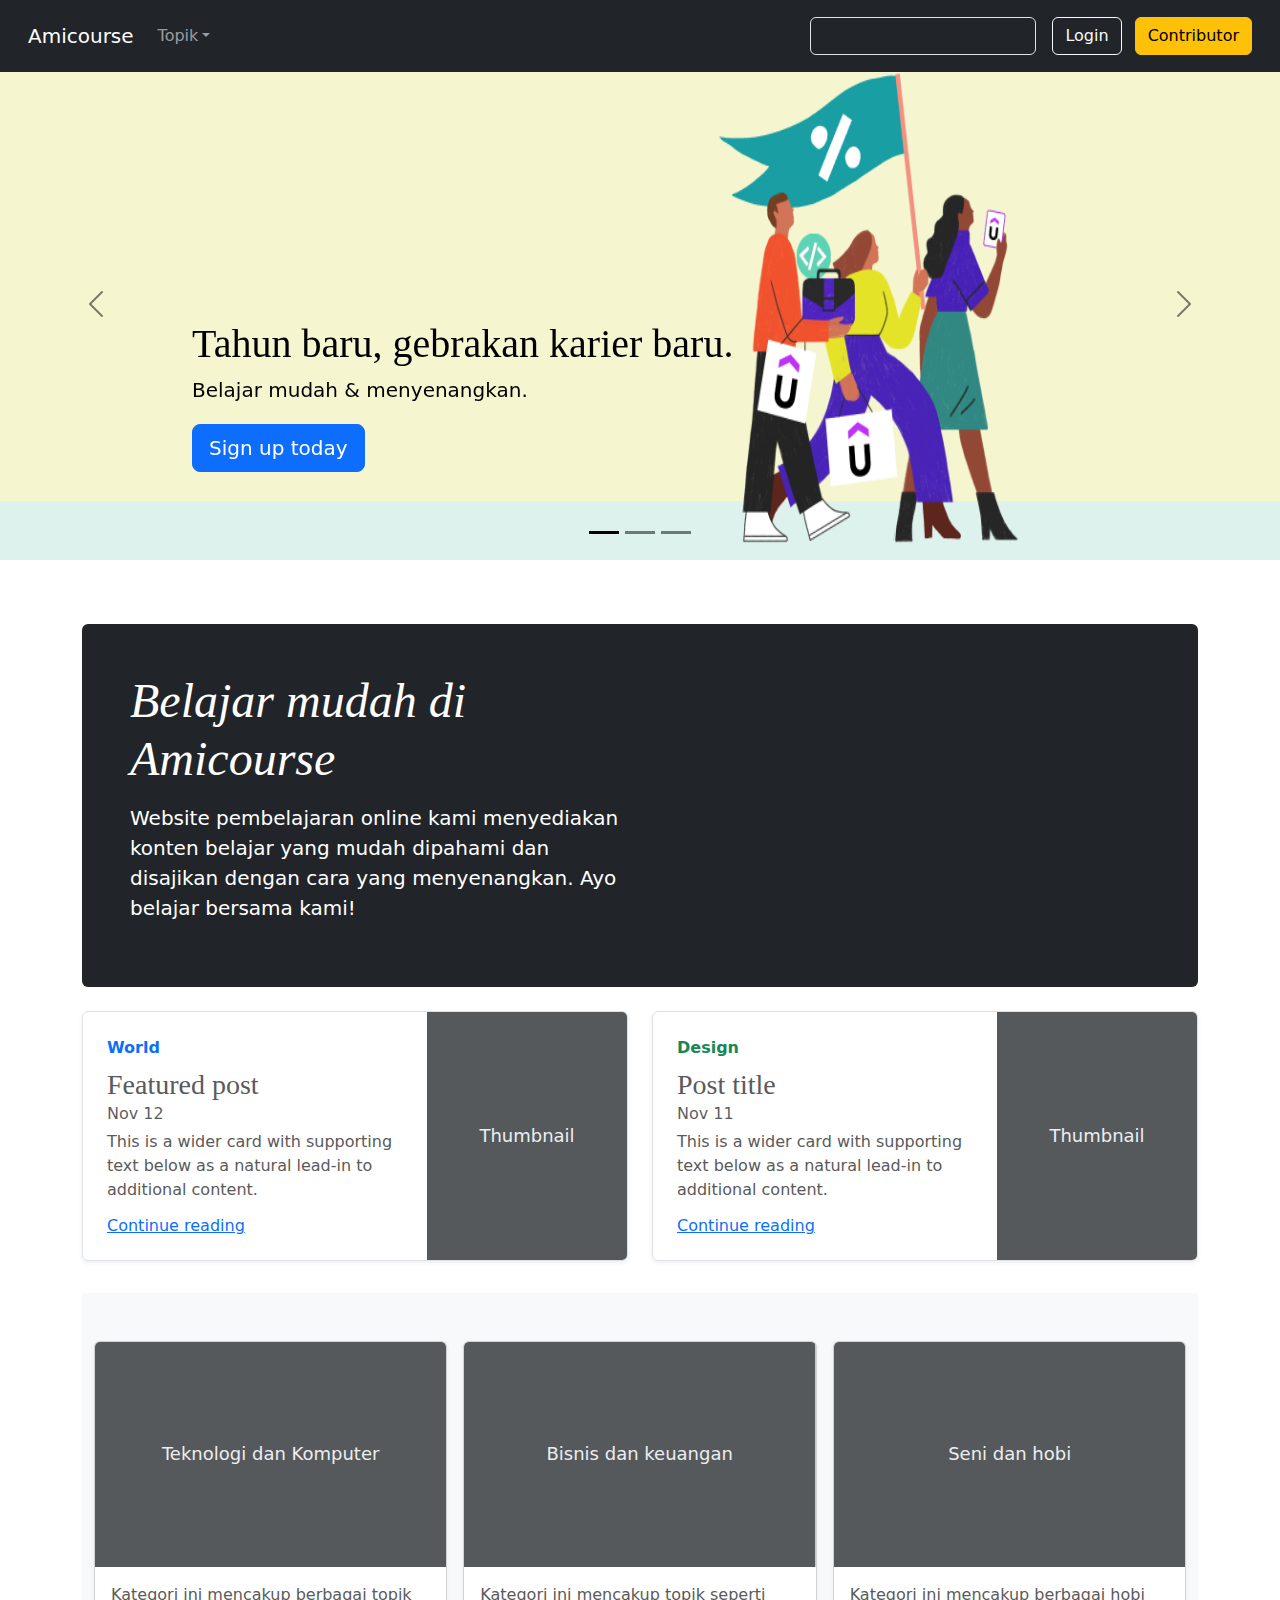
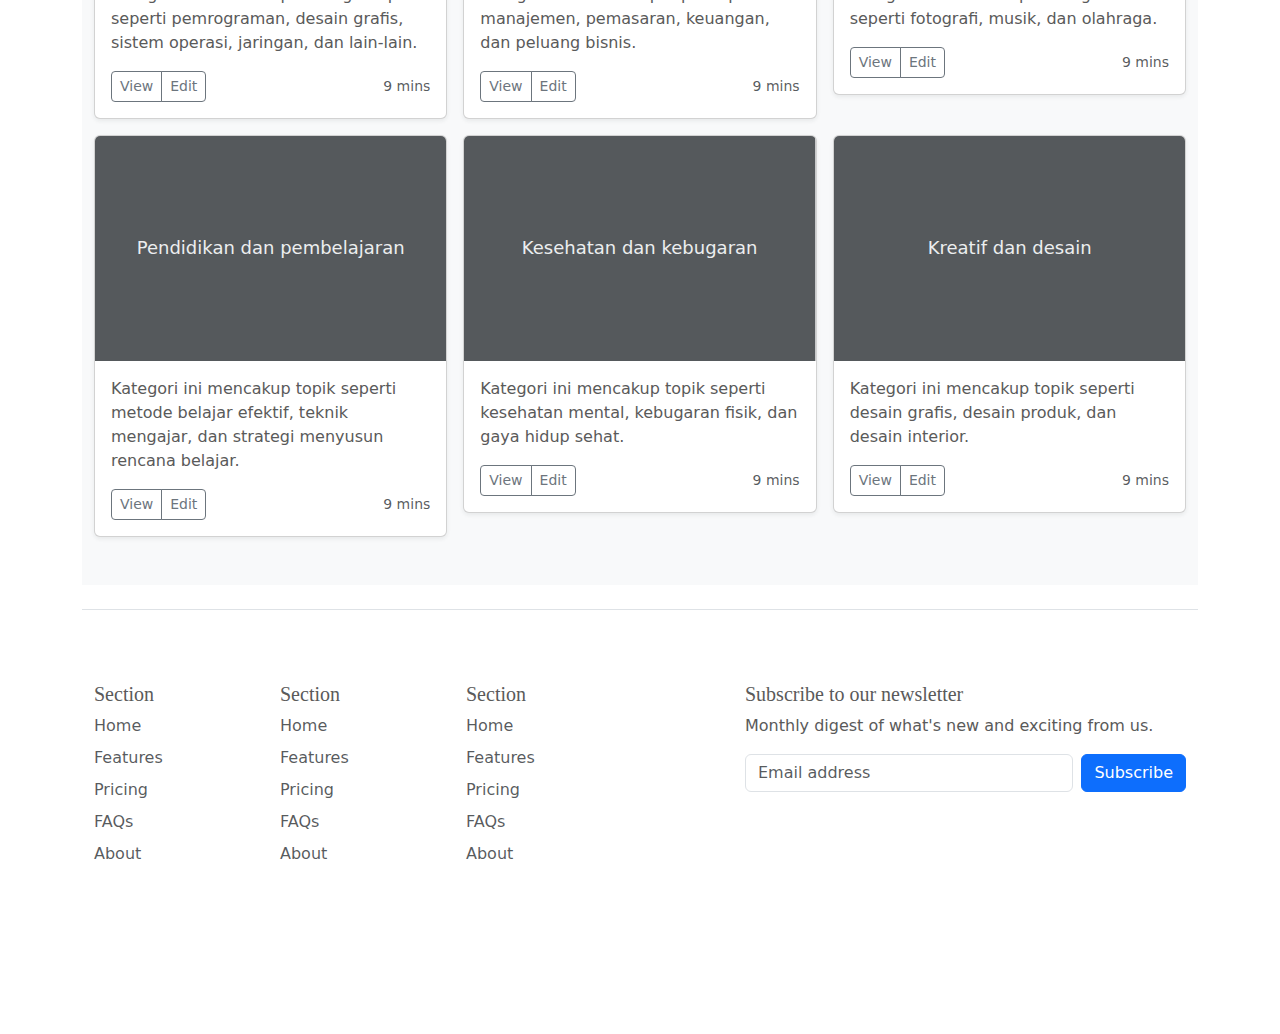
<file: index.html>
<!doctype html>
<html lang="en">

<head>
  <meta charset="utf-8">
  <meta name="viewport" content="width=device-width, initial-scale=1">
  <meta name="description" content="">
  <meta name="author" content="Mark Otto, Jacob Thornton, and Bootstrap contributors">
  <meta name="generator" content="Hugo 0.108.0">
  <title>Carousel Template · Bootstrap v5.3</title>

  <link rel="canonical" href="https://getbootstrap.com/docs/5.3/examples/carousel/">
  <link href="./assets/dist/css/bootstrap.min.css" rel="stylesheet">

  <!-- Custom styles for this template -->
  <link href="./css/carousel.css" rel="stylesheet">
  <link rel="stylesheet" href="./css/blog.css">
  <link rel="stylesheet" href="./css/thumbnail.css">
</head>

<body>
  <header>
    <nav class="navbar navbar-expand-md navbar-dark fixed-top p-3 text-bg-dark">
      <div class="container-fluid">
        <a class="navbar-brand" href="#">Amicourse</a>
        <button class="navbar-toggler" type="button" data-bs-toggle="collapse" data-bs-target="#navbarCollapse"
          aria-controls="navbarCollapse" aria-expanded="false" aria-label="Toggle navigation">
          <span class="navbar-toggler-icon"></span>
        </button>
        <div class="collapse navbar-collapse" id="navbarCollapse">
          <ul class="navbar-nav me-auto mb-2 mb-md-0">
            <li class="nav-item dropdown">
              <a class="nav-link dropdown-toggle" href="#" data-bs-toggle="dropdown" aria-expanded="false">Topik</a>
              <ul class="dropdown-menu">
                <li><a class="dropdown-item" href="#">Teknologi dan komputer</a></li>
                <li><a class="dropdown-item" href="#">Bisnis dan keuangan</a></li>
                <li><a class="dropdown-item" href="#">Seni dan hobi</a></li>
                <li><a class="dropdown-item" href="#">Pendidikan dan pembelajaran</a></li>
                <li><a class="dropdown-item" href="#">Kesehatan dan kebugaran</a></li>
                <li><a class="dropdown-item" href="#">Kreatif dan desain</a></li>
              </ul>
            </li>
          </ul>

          <form class="col-12 col-lg-auto mb-3 mb-lg-0 me-lg-3" role="search">
            <input type="search" class="form-control form-control-dark text-bg-dark" placeholder="Search..."
              aria-label="Search">
          </form>

          <div class="text-end">
            <a href="./login.html"><button type="button" class="btn btn-outline-light me-2">Login</button></a>
            <a href="./reg.html"><button type="button" class="btn btn-warning">Contributor</button></a>
          </div>
        </div>
      </div>
    </nav>
  </header>

  <main>

    <div id="myCarousel" class="carousel carousel-dark slide" data-bs-ride="carousel">
      <div class="carousel-indicators">
        <button type="button" data-bs-target="#myCarousel" data-bs-slide-to="0" class="active" aria-current="true"
          aria-label="Slide 1"></button>
        <button type="button" data-bs-target="#myCarousel" data-bs-slide-to="1" aria-label="Slide 2"></button>
        <button type="button" data-bs-target="#myCarousel" data-bs-slide-to="2" aria-label="Slide 3"></button>
      </div>
      <div class="carousel-inner">
        <div class="carousel-item active">
          <img src="./images/d980ab9d-5941-4f12-a617-8a03b4f1721d.png" class="bd-placeholder-img" width="100%"
            height="100%" xmlns="http://www.w3.org/2000/svg" aria-hidden="true" preserveAspectRatio="xMidYMid slice"
            focusable="false">
          <rect width="100%" height="100%" fill="#777" /></svg>
          <div class="container">
            <div class="carousel-caption text-start">
              <h1>Tahun baru, gebrakan karier baru.</h1>
              <p>Belajar mudah & menyenangkan.</p>
              <p><a class="btn btn-lg btn-primary" href="#">Sign up today</a></p>
            </div>
          </div>
        </div>
        <div class="carousel-item">
          <svg class="bd-placeholder-img" width="100%" height="100%" xmlns="http://www.w3.org/2000/svg"
            aria-hidden="true" preserveAspectRatio="xMidYMid slice" focusable="false">
            <rect width="100%" height="100%" fill="#777" />
          </svg>
          <div class="container">
            <div class="carousel-caption">
              <h1>Another example headline.</h1>
              <p>Some representative placeholder content for the second slide of the carousel.</p>
              <p><a class="btn btn-lg btn-primary" href="#">Learn more</a></p>
            </div>
          </div>
        </div>
        <div class="carousel-item">
          <svg class="bd-placeholder-img" width="100%" height="100%" xmlns="http://www.w3.org/2000/svg"
            aria-hidden="true" preserveAspectRatio="xMidYMid slice" focusable="false">
            <rect width="100%" height="100%" fill="#777" />
          </svg>
          <div class="container">
            <div class="carousel-caption text-end">
              <h1>One more for good measure.</h1>
              <p>Some representative placeholder content for the third slide of this carousel.</p>
              <p><a class="btn btn-lg btn-primary" href="#">Browse gallery</a></p>
            </div>
          </div>
        </div>
      </div>
      <button class="carousel-control-prev" type="button" data-bs-target="#myCarousel" data-bs-slide="prev">
        <span class="carousel-control-prev-icon" aria-hidden="true"></span>
        <span class="visually-hidden">Previous</span>
      </button>
      <button class="carousel-control-next" type="button" data-bs-target="#myCarousel" data-bs-slide="next">
        <span class="carousel-control-next-icon" aria-hidden="true"></span>
        <span class="visually-hidden">Next</span>
      </button>
    </div>


    <!-- Marketing messaging and featurettes
  ================================================== -->
    <!-- Wrap the rest of the page in another container to center all the content. -->
    <main class="container">
      <div class="p-4 p-md-5 mb-4 rounded text-bg-dark">
        <div class="col-md-6 px-0">
          <h1 class="display-4 fst-italic">Belajar mudah di Amicourse</h1>
          <p class="lead my-3">Website pembelajaran online kami menyediakan konten belajar yang mudah dipahami dan
            disajikan dengan cara yang menyenangkan. Ayo belajar bersama kami!</p>
        </div>
      </div>

      <div class="row mb-2">
        <div class="col-md-6">
          <div class="row g-0 border rounded overflow-hidden flex-md-row mb-4 shadow-sm h-md-250 position-relative">
            <div class="col p-4 d-flex flex-column position-static">
              <strong class="d-inline-block mb-2 text-primary">World</strong>
              <h3 class="mb-0">Featured post</h3>
              <div class="mb-1 text-muted">Nov 12</div>
              <p class="card-text mb-auto">This is a wider card with supporting text below as a natural lead-in to
                additional content.</p>
              <a href="#" class="stretched-link">Continue reading</a>
            </div>
            <div class="col-auto d-none d-lg-block">
              <svg class="bd-placeholder-img" width="200" height="250" role="img" aria-label="Placeholder: Thumbnail"
                preserveAspectRatio="xMidYMid slice" focusable="false">
                <title>Placeholder</title>
                <rect width="100%" height="100%" fill="#55595c" /><text x="50%" y="50%" fill="#eceeef"
                  dy=".3em">Thumbnail</text>
              </svg>
            </div>
          </div>
        </div>
        <div class="col-md-6">
          <div class="row g-0 border rounded overflow-hidden flex-md-row mb-4 shadow-sm h-md-250 position-relative">
            <div class="col p-4 d-flex flex-column position-static">
              <strong class="d-inline-block mb-2 text-success">Design</strong>
              <h3 class="mb-0">Post title</h3>
              <div class="mb-1 text-muted">Nov 11</div>
              <p class="mb-auto">This is a wider card with supporting text below as a natural lead-in to additional
                content.</p>
              <a href="#" class="stretched-link">Continue reading</a>
            </div>
            <div class="col-auto d-none d-lg-block">
              <svg class="bd-placeholder-img" width="200" height="250" role="img" aria-label="Placeholder: Thumbnail"
                preserveAspectRatio="xMidYMid slice" focusable="false">
                <title>Placeholder</title>
                <rect width="100%" height="100%" fill="#55595c" /><text x="50%" y="50%" fill="#eceeef"
                  dy=".3em">Thumbnail</text>
              </svg>
            </div>
          </div>
        </div>
      </div>

      <!--Katagori-->
      <main>


        <div class="album py-5 bg-light">
          <div class="container">

            <div class="row row-cols-1 row-cols-sm-2 row-cols-md-3 g-3">
              <div class="col">
                <div class="card shadow-sm">
                  <svg class="bd-placeholder-img card-img-top" width="100%" height="225" role="img"
                    aria-label="Placeholder: Thumbnail" preserveAspectRatio="xMidYMid slice" focusable="false">
                    <title>Placeholder</title>
                    <rect width="100%" height="100%" fill="#55595c" /><text x="50%" y="50%" fill="#eceeef"
                      dy=".3em">Teknologi dan Komputer</text>
                  </svg>
                  <div class="card-body">
                    <p class="card-text">Kategori ini mencakup berbagai topik seperti pemrograman, desain grafis, sistem
                      operasi, jaringan, dan lain-lain.</p>
                    <div class="d-flex justify-content-between align-items-center">
                      <div class="btn-group">
                        <button type="button" class="btn btn-sm btn-outline-secondary">View</button>
                        <button type="button" class="btn btn-sm btn-outline-secondary">Edit</button>
                      </div>
                      <small class="text-muted">9 mins</small>
                    </div>
                  </div>
                </div>
              </div>
              <div class="col">
                <div class="card shadow-sm">
                  <svg class="bd-placeholder-img card-img-top" width="100%" height="225" role="img"
                    aria-label="Placeholder: Thumbnail" preserveAspectRatio="xMidYMid slice" focusable="false">
                    <title>Placeholder</title>
                    <rect width="100%" height="100%" fill="#55595c" /><text x="50%" y="50%" fill="#eceeef"
                      dy=".3em">Bisnis dan keuangan</text>
                  </svg>
                  <div class="card-body">
                    <p class="card-text">Kategori ini mencakup topik seperti manajemen, pemasaran, keuangan, dan peluang
                      bisnis.</p>
                    <div class="d-flex justify-content-between align-items-center">
                      <div class="btn-group">
                        <button type="button" class="btn btn-sm btn-outline-secondary">View</button>
                        <button type="button" class="btn btn-sm btn-outline-secondary">Edit</button>
                      </div>
                      <small class="text-muted">9 mins</small>
                    </div>
                  </div>
                </div>
              </div>
              <div class="col">
                <div class="card shadow-sm">
                  <svg class="bd-placeholder-img card-img-top" width="100%" height="225" role="img"
                    aria-label="Placeholder: Thumbnail" preserveAspectRatio="xMidYMid slice" focusable="false">
                    <title>Placeholder</title>
                    <rect width="100%" height="100%" fill="#55595c" /><text x="50%" y="50%" fill="#eceeef"
                      dy=".3em">Seni dan hobi</text>
                  </svg>
                  <div class="card-body">
                    <p class="card-text">Kategori ini mencakup berbagai hobi seperti fotografi, musik, dan olahraga.</p>
                    <div class="d-flex justify-content-between align-items-center">
                      <div class="btn-group">
                        <button type="button" class="btn btn-sm btn-outline-secondary">View</button>
                        <button type="button" class="btn btn-sm btn-outline-secondary">Edit</button>
                      </div>
                      <small class="text-muted">9 mins</small>
                    </div>
                  </div>
                </div>
              </div>
              <div class="col">
                <div class="card shadow-sm">
                  <svg class="bd-placeholder-img card-img-top" width="100%" height="225" role="img"
                    aria-label="Placeholder: Thumbnail" preserveAspectRatio="xMidYMid slice" focusable="false">
                    <title>Placeholder</title>
                    <rect width="100%" height="100%" fill="#55595c" /><text x="50%" y="50%" fill="#eceeef"
                      dy=".3em">Pendidikan dan pembelajaran</text>
                  </svg>
                  <div class="card-body">
                    <p class="card-text">Kategori ini mencakup topik seperti metode belajar efektif, teknik mengajar,
                      dan strategi menyusun rencana belajar.</p>
                    <div class="d-flex justify-content-between align-items-center">
                      <div class="btn-group">
                        <button type="button" class="btn btn-sm btn-outline-secondary">View</button>
                        <button type="button" class="btn btn-sm btn-outline-secondary">Edit</button>
                      </div>
                      <small class="text-muted">9 mins</small>
                    </div>
                  </div>
                </div>
              </div>

              <div class="col">
                <div class="card shadow-sm">
                  <svg class="bd-placeholder-img card-img-top" width="100%" height="225" role="img"
                    aria-label="Placeholder: Thumbnail" preserveAspectRatio="xMidYMid slice" focusable="false">
                    <title>Placeholder</title>
                    <rect width="100%" height="100%" fill="#55595c" /><text x="50%" y="50%" fill="#eceeef"
                      dy=".3em">Kesehatan dan kebugaran</text>
                  </svg>
                  <div class="card-body">
                    <p class="card-text">Kategori ini mencakup topik seperti kesehatan mental, kebugaran fisik, dan gaya
                      hidup sehat.</p>
                    <div class="d-flex justify-content-between align-items-center">
                      <div class="btn-group">
                        <button type="button" class="btn btn-sm btn-outline-secondary">View</button>
                        <button type="button" class="btn btn-sm btn-outline-secondary">Edit</button>
                      </div>
                      <small class="text-muted">9 mins</small>
                    </div>
                  </div>
                </div>
              </div>
              <div class="col">
                <div class="card shadow-sm">
                  <svg class="bd-placeholder-img card-img-top" width="100%" height="225" role="img"
                    aria-label="Placeholder: Thumbnail" preserveAspectRatio="xMidYMid slice" focusable="false">
                    <title>Placeholder</title>
                    <rect width="100%" height="100%" fill="#55595c" /><text x="50%" y="50%" fill="#eceeef"
                      dy=".3em">Kreatif dan desain</text>
                  </svg>
                  <div class="card-body">
                    <p class="card-text">Kategori ini mencakup topik seperti desain grafis, desain produk, dan desain
                      interior.</p>
                    <div class="d-flex justify-content-between align-items-center">
                      <div class="btn-group">
                        <button type="button" class="btn btn-sm btn-outline-secondary">View</button>
                        <button type="button" class="btn btn-sm btn-outline-secondary">Edit</button>
                      </div>
                      <small class="text-muted">9 mins</small>
                    </div>
                  </div>
                </div>
              </div>
            </div>
          </div>
        </div>


        <footer>
          <div class="d-flex flex-column flex-sm-row justify-content-between py-4 my-4 border-top">
            <div class="container">
              <footer class="py-5">
                <div class="row">
                  <div class="col-6 col-md-2 mb-3">
                    <h5>Section</h5>
                    <ul class="nav flex-column">
                      <li class="nav-item mb-2"><a href="#" class="nav-link p-0 text-muted">Home</a></li>
                      <li class="nav-item mb-2"><a href="#" class="nav-link p-0 text-muted">Features</a></li>
                      <li class="nav-item mb-2"><a href="#" class="nav-link p-0 text-muted">Pricing</a></li>
                      <li class="nav-item mb-2"><a href="#" class="nav-link p-0 text-muted">FAQs</a></li>
                      <li class="nav-item mb-2"><a href="#" class="nav-link p-0 text-muted">About</a></li>
                    </ul>
                  </div>

                  <div class="col-6 col-md-2 mb-3">
                    <h5>Section</h5>
                    <ul class="nav flex-column">
                      <li class="nav-item mb-2"><a href="#" class="nav-link p-0 text-muted">Home</a></li>
                      <li class="nav-item mb-2"><a href="#" class="nav-link p-0 text-muted">Features</a></li>
                      <li class="nav-item mb-2"><a href="#" class="nav-link p-0 text-muted">Pricing</a></li>
                      <li class="nav-item mb-2"><a href="#" class="nav-link p-0 text-muted">FAQs</a></li>
                      <li class="nav-item mb-2"><a href="#" class="nav-link p-0 text-muted">About</a></li>
                    </ul>
                  </div>

                  <div class="col-6 col-md-2 mb-3">
                    <h5>Section</h5>
                    <ul class="nav flex-column">
                      <li class="nav-item mb-2"><a href="#" class="nav-link p-0 text-muted">Home</a></li>
                      <li class="nav-item mb-2"><a href="#" class="nav-link p-0 text-muted">Features</a></li>
                      <li class="nav-item mb-2"><a href="#" class="nav-link p-0 text-muted">Pricing</a></li>
                      <li class="nav-item mb-2"><a href="#" class="nav-link p-0 text-muted">FAQs</a></li>
                      <li class="nav-item mb-2"><a href="#" class="nav-link p-0 text-muted">About</a></li>
                    </ul>
                  </div>

                  <div class="col-md-5 offset-md-1 mb-3">
                    <form>
                      <h5>Subscribe to our newsletter</h5>
                      <p>Monthly digest of what's new and exciting from us.</p>
                      <div class="d-flex flex-column flex-sm-row w-100 gap-2">
                        <label for="newsletter1" class="visually-hidden">Email address</label>
                        <input id="newsletter1" type="text" class="form-control" placeholder="Email address">
                        <button class="btn btn-primary" type="button">Subscribe</button>
                      </div>
                    </form>
                  </div>
                </div>
            </div>
        </footer>
        </div>
      </main>




      <script src="./assets/dist/js/bootstrap.bundle.min.js"></script>


</body>

</html>
</file>
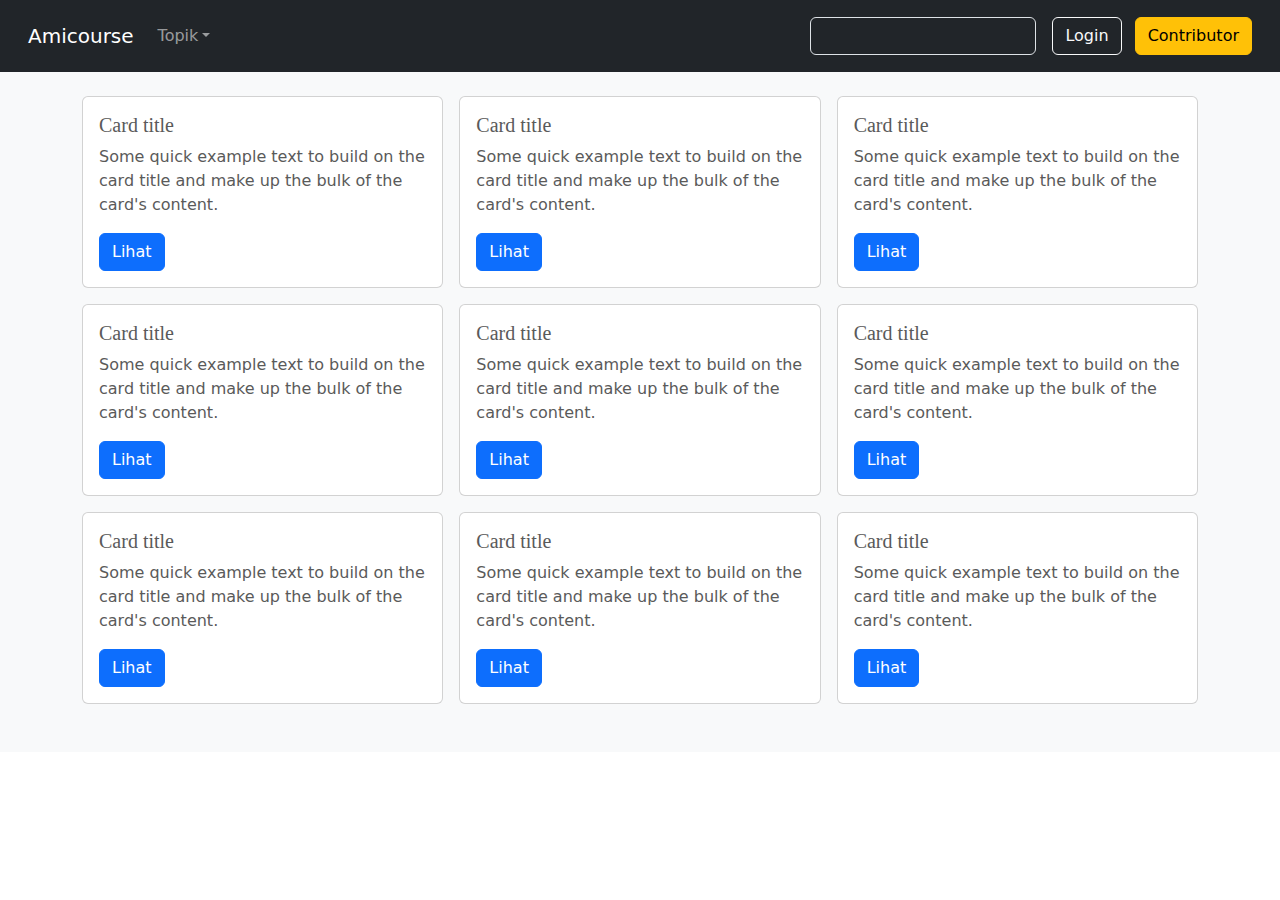
<file: course.html>
<!doctype html>
<html lang="en">

<head>
  <meta charset="utf-8">
  <meta name="viewport" content="width=device-width, initial-scale=1">
  <meta name="description" content="">
  <meta name="author" content="Mark Otto, Jacob Thornton, and Bootstrap contributors">
  <meta name="generator" content="Hugo 0.108.0">
  <title>Carousel Template · Bootstrap v5.3</title>

  <link rel="canonical" href="https://getbootstrap.com/docs/5.3/examples/carousel/">





  <link href="./assets/dist/css/bootstrap.min.css" rel="stylesheet">




  <!-- Custom styles for this template -->
  <link href="./css/carousel.css" rel="stylesheet">
  <link rel="stylesheet" href="./css/blog.css">
  <link rel="stylesheet" href="./css/thumbnail.css">
</head>

<body>

  <header>
    <nav class="navbar navbar-expand-md navbar-dark fixed-top p-3 text-bg-dark">
      <div class="container-fluid">
        <a class="navbar-brand" href="#">Amicourse</a>
        <button class="navbar-toggler" type="button" data-bs-toggle="collapse" data-bs-target="#navbarCollapse"
          aria-controls="navbarCollapse" aria-expanded="false" aria-label="Toggle navigation">
          <span class="navbar-toggler-icon"></span>
        </button>
        <div class="collapse navbar-collapse" id="navbarCollapse">
          <ul class="navbar-nav me-auto mb-2 mb-md-0">
            <li class="nav-item dropdown">
              <a class="nav-link dropdown-toggle" href="#" data-bs-toggle="dropdown" aria-expanded="false">Topik</a>
              <ul class="dropdown-menu">
                <li><a class="dropdown-item" href="#">Teknologi dan komputer</a></li>
                <li><a class="dropdown-item" href="#">Bisnis dan keuangan</a></li>
                <li><a class="dropdown-item" href="#">Seni dan hobi</a></li>
                <li><a class="dropdown-item" href="#">Pendidikan dan pembelajaran</a></li>
                <li><a class="dropdown-item" href="#">Kesehatan dan kebugaran</a></li>
                <li><a class="dropdown-item" href="#">Kreatif dan desain</a></li>
              </ul>
            </li>
          </ul>

          <form class="col-12 col-lg-auto mb-3 mb-lg-0 me-lg-3" role="search">
            <input type="search" class="form-control form-control-dark text-bg-dark" placeholder="Search..."
              aria-label="Search">
          </form>

          <div class="text-end">
            <a href="./login.html"><button type="button" class="btn btn-outline-light me-2">Login</button></a>
            <a href="./reg.html"><button type="button" class="btn btn-warning">Contributor</button></a>
          </div>
        </div>
      </div>
    </nav>
  </header>

  <main>
    <div class="album py-5 bg-light">
      <div class="container">
        <div class="row row-cols-1 row-cols-sm-2 row-cols-md-3 g-3">
          <div class="col">
            <div class="card">
              <div class="card-body">
                <h5 class="card-title">Card title</h5>
                <p class="card-text">Some quick example text to build on the card title and make up the bulk of the
                  card's content.</p>
                <a href="#" class="btn btn-primary">Lihat</a>
              </div>
            </div>
          </div>
          <div class="col">
            <div class="card">
              <div class="card-body">
                <h5 class="card-title">Card title</h5>
                <p class="card-text">Some quick example text to build on the card title and make up the bulk of the
                  card's content.</p>
                <a href="#" class="btn btn-primary">Lihat</a>
              </div>
            </div>
          </div>
          <div class="col">
            <div class="card">
              <div class="card-body">
                <h5 class="card-title">Card title</h5>
                <p class="card-text">Some quick example text to build on the card title and make up the bulk of the
                  card's content.</p>
                <a href="#" class="btn btn-primary">Lihat</a>
              </div>
            </div>
          </div>
          <div class="col">
            <div class="card">
              <div class="card-body">
                <h5 class="card-title">Card title</h5>
                <p class="card-text">Some quick example text to build on the card title and make up the bulk of the
                  card's content.</p>
                <a href="#" class="btn btn-primary">Lihat</a>
              </div>
            </div>
          </div>
          <div class="col">
            <div class="card">
              <div class="card-body">
                <h5 class="card-title">Card title</h5>
                <p class="card-text">Some quick example text to build on the card title and make up the bulk of the
                  card's content.</p>
                <a href="#" class="btn btn-primary">Lihat</a>
              </div>
            </div>
          </div>
          <div class="col">
            <div class="card">
              <div class="card-body">
                <h5 class="card-title">Card title</h5>
                <p class="card-text">Some quick example text to build on the card title and make up the bulk of the
                  card's content.</p>
                <a href="#" class="btn btn-primary">Lihat</a>
              </div>
            </div>
          </div>
          <div class="col">
            <div class="card">
              <div class="card-body">
                <h5 class="card-title">Card title</h5>
                <p class="card-text">Some quick example text to build on the card title and make up the bulk of the
                  card's content.</p>
                <a href="#" class="btn btn-primary">Lihat</a>
              </div>
            </div>
          </div>
          <div class="col">
            <div class="card">
              <div class="card-body">
                <h5 class="card-title">Card title</h5>
                <p class="card-text">Some quick example text to build on the card title and make up the bulk of the
                  card's content.</p>
                <a href="#" class="btn btn-primary">Lihat</a>
              </div>
            </div>
          </div>
          <div class="col">
            <div class="card">
              <div class="card-body">
                <h5 class="card-title">Card title</h5>
                <p class="card-text">Some quick example text to build on the card title and make up the bulk of the
                  card's content.</p>
                <a href="#" class="btn btn-primary">Lihat</a>
              </div>
            </div>
          </div>
        </div>
      </div>
    </div>
  </main>




  <script src="./assets/dist/js/bootstrap.bundle.min.js"></script>


</body>

</html>
</file>
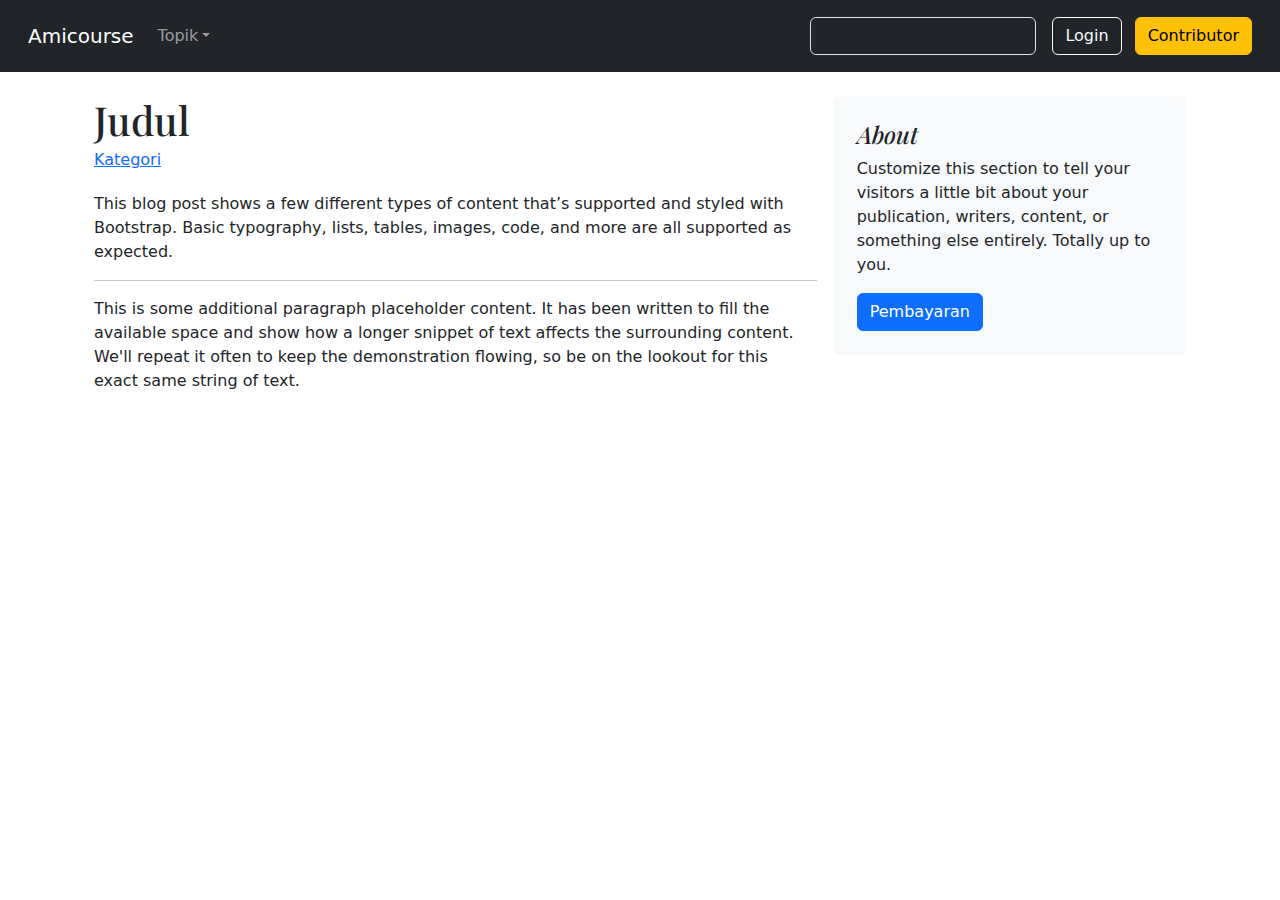
<file: infoKursus.html>
<!doctype html>
<html lang="en">

<head>
  <meta charset="utf-8">
  <meta name="viewport" content="width=device-width, initial-scale=1">
  <meta name="description" content="">
  <meta name="author" content="Mark Otto, Jacob Thornton, and Bootstrap contributors">
  <meta name="generator" content="Hugo 0.108.0">
  <title>Blog Template · Bootstrap v5.3</title>

  <link rel="canonical" href="https://getbootstrap.com/docs/5.3/examples/blog/">





  <link href="./assets/dist/css/bootstrap.min.css" rel="stylesheet">
  <!-- Custom styles for this template -->
  <link href="https://fonts.googleapis.com/css?family=Playfair&#43;Display:700,900&amp;display=swap" rel="stylesheet">
  <!-- Custom styles for this template -->
  <link href="./css/blog.css" rel="stylesheet">
</head>

<body>

  <div class="container">
    <header>
      <nav class="navbar navbar-expand-md navbar-dark fixed-top p-3 text-bg-dark">
        <div class="container-fluid">
          <a class="navbar-brand" href="#">Amicourse</a>
          <button class="navbar-toggler" type="button" data-bs-toggle="collapse" data-bs-target="#navbarCollapse"
            aria-controls="navbarCollapse" aria-expanded="false" aria-label="Toggle navigation">
            <span class="navbar-toggler-icon"></span>
          </button>
          <div class="collapse navbar-collapse" id="navbarCollapse">
            <ul class="navbar-nav me-auto mb-2 mb-md-0">
              <li class="nav-item dropdown">
                <a class="nav-link dropdown-toggle" href="#" data-bs-toggle="dropdown" aria-expanded="false">Topik</a>
                <ul class="dropdown-menu">
                  <li><a class="dropdown-item" href="#">Teknologi dan komputer</a></li>
                  <li><a class="dropdown-item" href="#">Bisnis dan keuangan</a></li>
                  <li><a class="dropdown-item" href="#">Seni dan hobi</a></li>
                  <li><a class="dropdown-item" href="#">Pendidikan dan pembelajaran</a></li>
                  <li><a class="dropdown-item" href="#">Kesehatan dan kebugaran</a></li>
                  <li><a class="dropdown-item" href="#">Kreatif dan desain</a></li>
                </ul>
              </li>
            </ul>

            <form class="col-12 col-lg-auto mb-3 mb-lg-0 me-lg-3" role="search">
              <input type="search" class="form-control form-control-dark text-bg-dark" placeholder="Search..."
                aria-label="Search">
            </form>
            <div class="text-end">
              <a href="./login.html"><button type="button" class="btn btn-outline-light me-2">Login</button></a>
              <a href="./reg.html"><button type="button" class="btn btn-warning">Contributor</button></a>
            </div>
          </div>
        </div>
      </nav>
    </header>
    <main>

      <div class="container">
        <div class="py-5 row row-cols-1 row-cols-sm-2 row-cols-md-3 g-3">
          <div class="py-5 col-md-8 ">
            <article class="blog-post">
              <h2 class="blog-post-title mb-1">Judul</h2>
              <p class="blog-post-meta"><a href="#">Kategori</a></p>

              <p>This blog post shows a few different types of content that’s supported and styled with Bootstrap. Basic
                typography, lists, tables, images, code, and more are all supported as expected.</p>
              <hr>
              <p>This is some additional paragraph placeholder content. It has been written to fill the available space
                and show how a longer snippet of text affects the surrounding content. We'll repeat it often to keep the
                demonstration flowing, so be on the lookout for this exact same string of text.</p>
            </article>
          </div>
          <div class="col-md-4 py-5">
            <div class="position-sticky" style="top: 2rem;">
              <div class="p-4 mb-3 bg-light rounded">
                <h4 class="fst-italic">About</h4>
                <p class="mb-3">Customize this section to tell your visitors a little bit about your publication,
                  writers, content, or something else entirely. Totally up to you.</p>
                <a href="#" class="btn btn-primary">Pembayaran</a>
              </div>
            </div>
    </main>
</body>

</html>
</file>
<file: css/carousel.css>
/* GLOBAL STYLES
-------------------------------------------------- */
/* Padding below the footer and lighter body text */

body {
  padding-top: 3rem;
  padding-bottom: 3rem;
  color: #5a5a5a;
}


/* CUSTOMIZE THE CAROUSEL
-------------------------------------------------- */

/* Carousel base class */
.carousel {
  margin-bottom: 4rem;
}
/* Since positioning the image, we need to help out the caption */
.carousel-caption {
  bottom: 3rem;
  z-index: 10;
}

/* Declare heights because of positioning of img element */
.carousel-item {
  height: 32rem;
}


/* MARKETING CONTENT
-------------------------------------------------- */

/* Center align the text within the three columns below the carousel */
.marketing .col-lg-4 {
  margin-bottom: 1.5rem;
  text-align: center;
}
/* rtl:begin:ignore */
.marketing .col-lg-4 p {
  margin-right: .75rem;
  margin-left: .75rem;
}
/* rtl:end:ignore */


/* Featurettes
------------------------- */

.featurette-divider {
  margin: 5rem 0; /* Space out the Bootstrap <hr> more */
}

/* Thin out the marketing headings */
/* rtl:begin:remove */
.featurette-heading {
  letter-spacing: -.05rem;
}

/* rtl:end:remove */

/* RESPONSIVE CSS
-------------------------------------------------- */

@media (min-width: 40em) {
  /* Bump up size of carousel content */
  .carousel-caption p {
    margin-bottom: 1.25rem;
    font-size: 1.25rem;
    line-height: 1.4;
  }

  .featurette-heading {
    font-size: 50px;
  }
}

@media (min-width: 62em) {
  .featurette-heading {
    margin-top: 7rem;
  }
}
</file>
<file: css/blog.css>
/* stylelint-disable selector-list-comma-newline-after */

.blog-header {
  border-bottom: 1px solid #e5e5e5;
}

.blog-header-logo {
  font-family: "Playfair Display", Georgia, "Times New Roman", serif/*rtl:Amiri, Georgia, "Times New Roman", serif*/;
  font-size: 2.25rem;
}

.blog-header-logo:hover {
  text-decoration: none;
}

h1, h2, h3, h4, h5, h6 {
  font-family: "Playfair Display", Georgia, "Times New Roman", serif/*rtl:Amiri, Georgia, "Times New Roman", serif*/;
}

.display-4 {
  font-size: 2.5rem;
}
@media (min-width: 768px) {
  .display-4 {
    font-size: 3rem;
  }
}

.flex-auto {
  flex: 0 0 auto;
}

.h-250 { height: 250px; }
@media (min-width: 768px) {
  .h-md-250 { height: 250px; }
}

/* Pagination */
.blog-pagination {
  margin-bottom: 4rem;
}

/*
 * Blog posts
 */
.blog-post {
  margin-bottom: 4rem;
}
.blog-post-title {
  font-size: 2.5rem;
}
.blog-post-meta {
  margin-bottom: 1.25rem;
  color: #727272;
}

/*
 * Footer
 */
.blog-footer {
  padding: 2.5rem 0;
  color: #727272;
  text-align: center;
  background-color: #f9f9f9;
  border-top: .05rem solid #e5e5e5;
}
.blog-footer p:last-child {
  margin-bottom: 0;
}
</file>
<file: css/thumbnail.css>
.bd-placeholder-img {
    font-size: 1.125rem;
    text-anchor: middle;
    -webkit-user-select: none;
    -moz-user-select: none;
    user-select: none;
  }

  @media (min-width: 768px) {
    .bd-placeholder-img-lg {
      font-size: 3.5rem;
    }
  }

  .b-example-divider {
    height: 3rem;
    background-color: rgba(0, 0, 0, .1);
    border: solid rgba(0, 0, 0, .15);
    border-width: 1px 0;
    box-shadow: inset 0 .5em 1.5em rgba(0, 0, 0, .1), inset 0 .125em .5em rgba(0, 0, 0, .15);
  }

  .b-example-vr {
    flex-shrink: 0;
    width: 1.5rem;
    height: 100vh;
  }

  .bi {
    vertical-align: -.125em;
    fill: currentColor;
  }

  .nav-scroller {
    position: relative;
    z-index: 2;
    height: 2.75rem;
    overflow-y: hidden;
  }

  .nav-scroller .nav {
    display: flex;
    flex-wrap: nowrap;
    padding-bottom: 1rem;
    margin-top: -1px;
    overflow-x: auto;
    text-align: center;
    white-space: nowrap;
    -webkit-overflow-scrolling: touch;
  }
</file>
